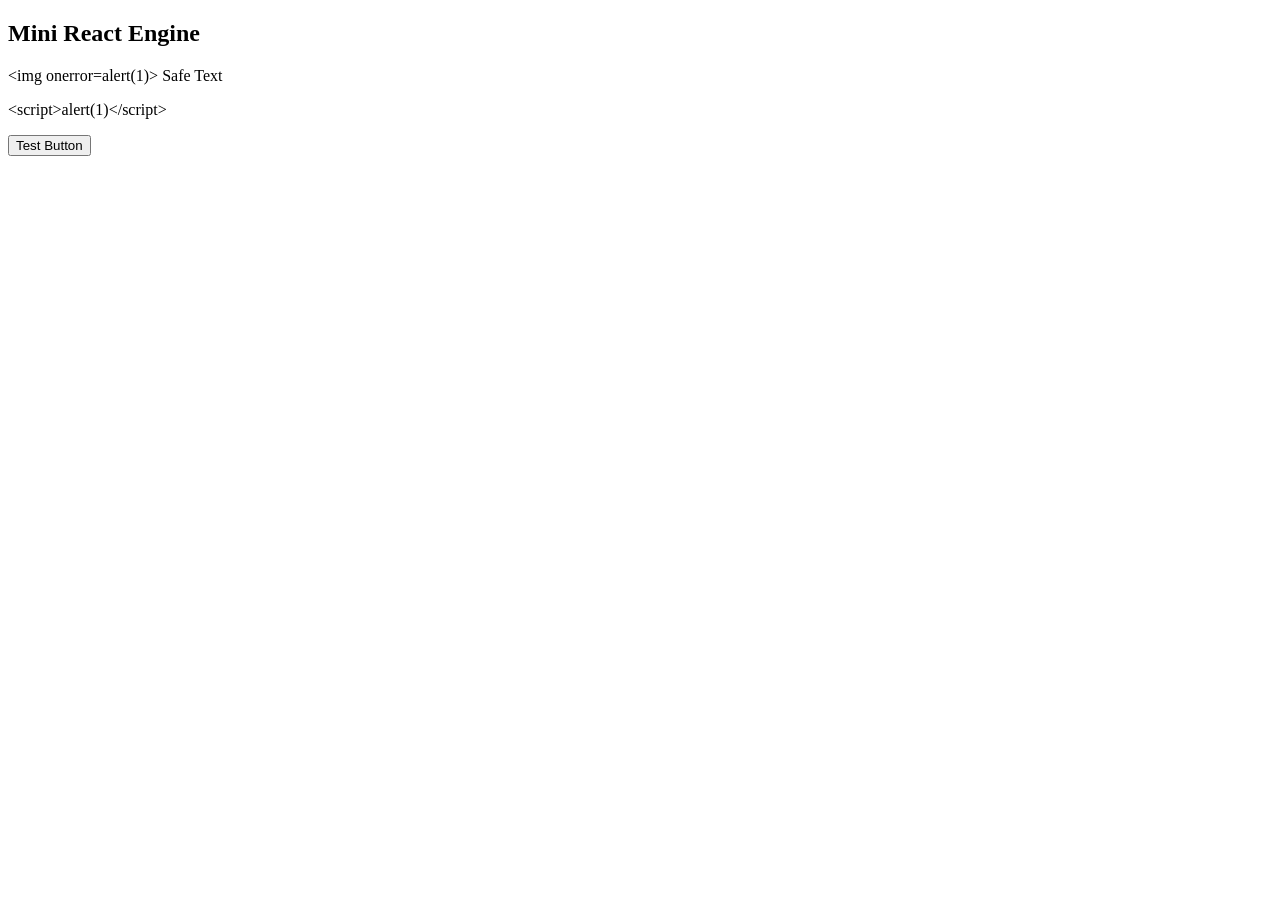
<file: index.html>
<!DOCTYPE html>
<html lang="en">
<head>
  <meta charset="UTF-8" />
  <meta name="viewport" content="width=device-width, initial-scale=1.0" />
  <title>Mini React Engine</title>
</head>
<body>
  <main id="app" aria-label="Mini React demo"></main>
  <script type="module" src="./src/main.js"></script>
</body>
</html>
</file>
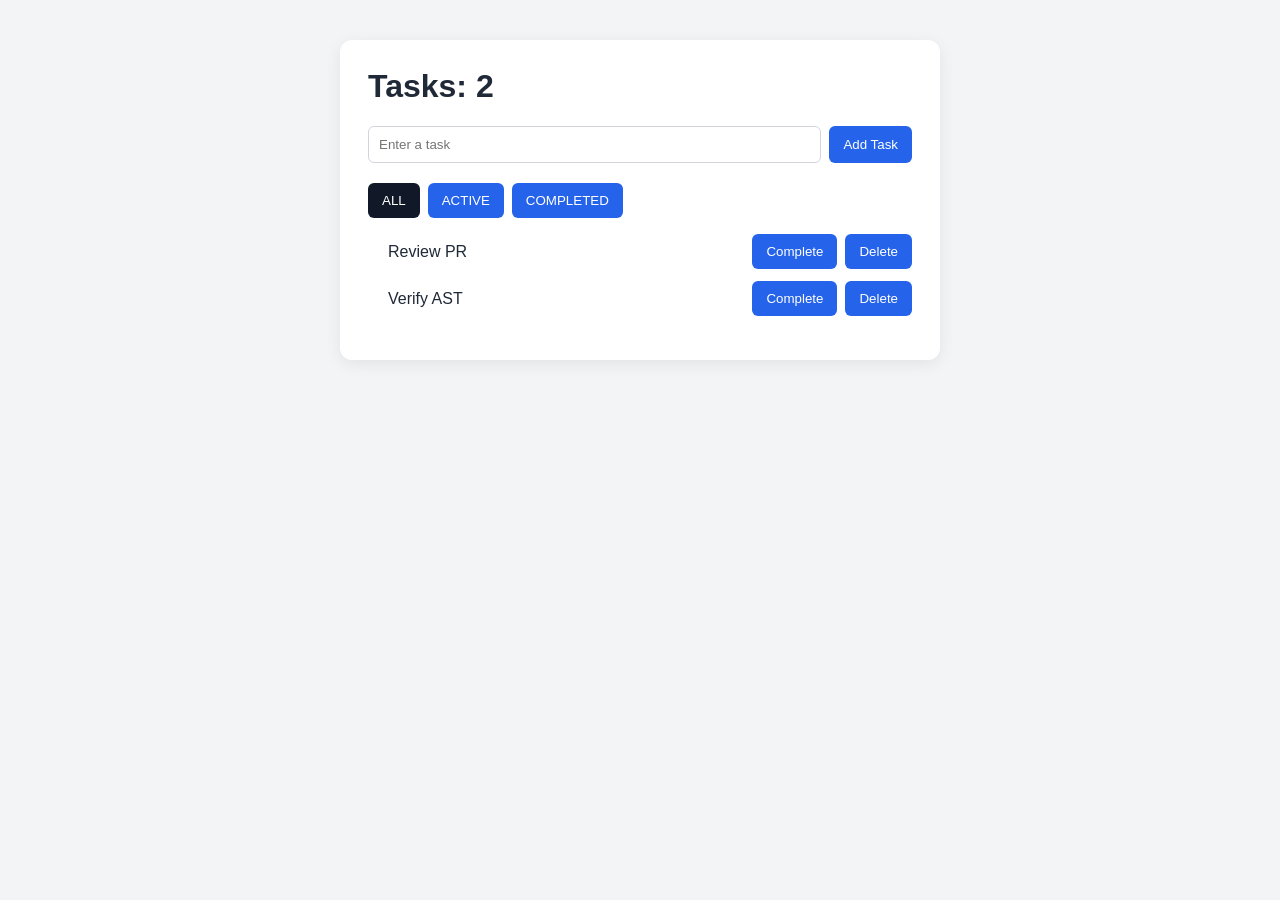
<file: Exercise_2/index.html>
<!DOCTYPE html>
<html lang="en">
<head>
  <meta charset="UTF-8">
  <meta name="viewport" content="width=device-width, initial-scale=1.0">
  <title>Reactive Task Manager</title>
  <link rel="stylesheet" href="./style.css">
</head>
<body>
  <div id="app"></div>

  <script type="module" src="./src/main.js"></script>
</body>
</html>
</file>
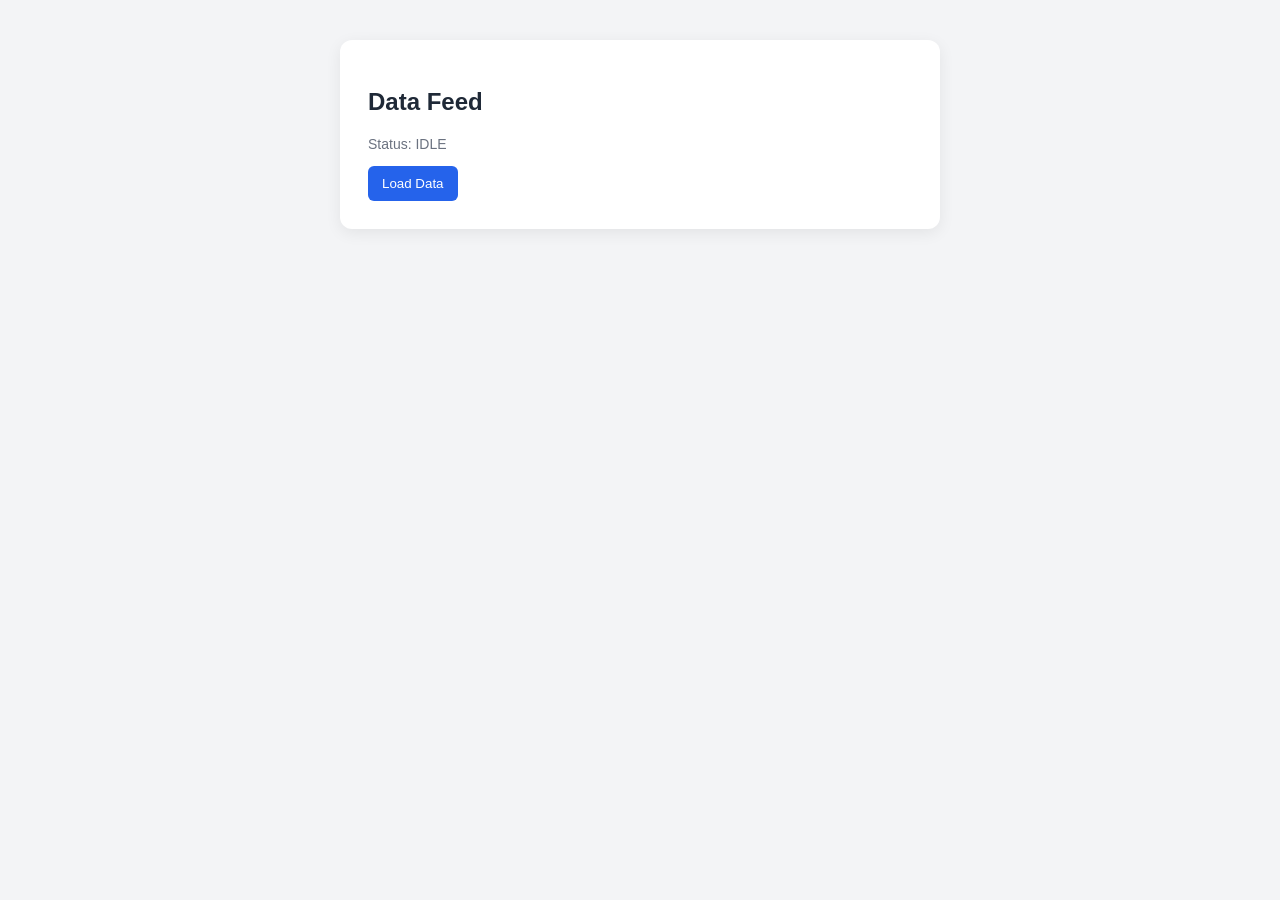
<file: Exercise_3/index.html>
<!DOCTYPE html>
<html lang="en">
<head>
  <meta charset="UTF-8">
  <meta name="viewport" content="width=device-width, initial-scale=1.0">
  <title>Resilient State Machine</title>
  <link rel="stylesheet" href="./style.css">
</head>
<body>
  <main id="app"></main>
  <script type="module" src="./src/main.js"></script>
</body>
</html>
</file>
<file: Exercise_2/style.css>
* {
  box-sizing: border-box;
}

body {
  margin: 0;
  padding: 40px 16px;
  font-family: Arial, sans-serif;
  background: #f3f4f6;
  color: #1f2937;
}

.app-container {
  max-width: 600px;
  margin: 0 auto;
  padding: 28px;
  background: white;
  border-radius: 12px;
  box-shadow: 0 4px 16px #00000012;
}

h1 {
  margin-top: 0;
}

form {
  display: flex;
  gap: 8px;
  margin-bottom: 20px;
}

input {
  flex: 1;
  min-width: 0;
  padding: 10px;
  border: 1px solid #d1d5db;
  border-radius: 6px;
}

button {
  padding: 10px 14px;
  border: 0;
  border-radius: 6px;
  background: #2563eb;
  color: white;
  cursor: pointer;
}

button:hover {
  background: #1d4ed8;
}

nav {
  display: flex;
  flex-wrap: wrap;
  gap: 8px;
  margin-bottom: 16px;
}

nav button[aria-pressed="true"] {
  background: #111827;
}

ul {
  padding-left: 20px;
}

li {
  display: flex;
  align-items: center;
  flex-wrap: wrap;
  gap: 8px;
  margin-bottom: 12px;
}

li span {
  flex: 1;
  min-width: 100px;
  overflow-wrap: anywhere;
}
</file>
<file: Exercise_3/style.css>
body {
  margin: 0;
  padding: 40px 16px;
  font-family: Arial, sans-serif;
  background: #f3f4f6;
  color: #1f2937;
}

#app {
  max-width: 600px;
  margin: auto;
}

.data-card {
  padding: 28px;
  background: white;
  border-radius: 12px;
  box-shadow: 0 4px 16px #00000012;
}

.status {
  color: #6b7280;
  font-size: 14px;
}

.skeleton {
  height: 18px;
  margin: 14px 0;
  border-radius: 6px;
  background: #e5e7eb;
  animation: pulse 1s infinite alternate;
}

.skeleton.short {
  width: 60%;
}

button {
  padding: 10px 14px;
  border: 0;
  border-radius: 6px;
  background: #2563eb;
  color: white;
  cursor: pointer;
}

@keyframes pulse {
  from { opacity: 0.4; }
  to { opacity: 1; }
}
</file>
